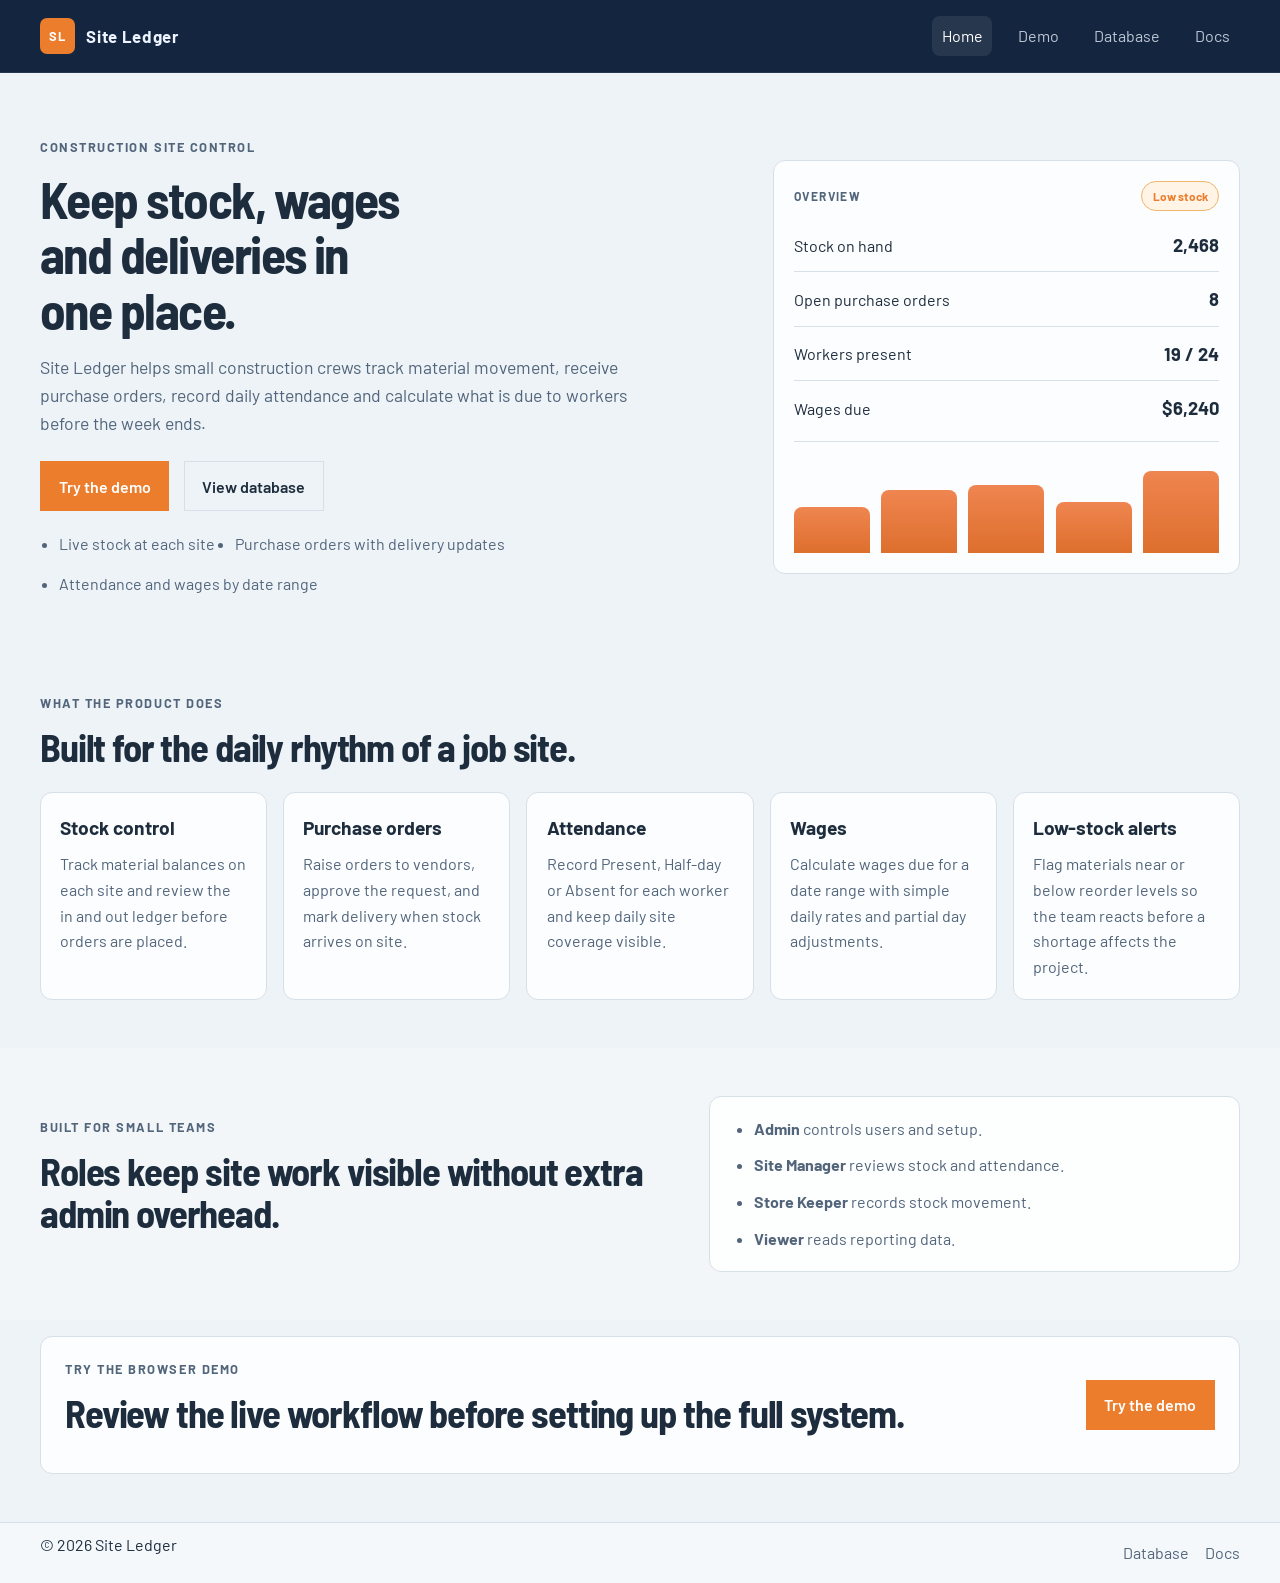
<file: index.html>
<!DOCTYPE html>
<html lang="en">
  <head>
    <meta charset="UTF-8" />
    <meta name="viewport" content="width=device-width, initial-scale=1.0" />
    <title>Site Ledger</title>
    <meta
      name="description"
      content="Site Ledger helps construction teams track materials, purchase orders, attendance and wages at each site."
    />
    <link rel="preconnect" href="https://fonts.googleapis.com" />
    <link rel="preconnect" href="https://fonts.gstatic.com" crossorigin />
    <link
      href="https://fonts.googleapis.com/css2?family=Barlow:wght@400;500;600;700;800&family=Barlow+Semi+Condensed:wght@500;600;700&display=swap"
      rel="stylesheet"
    />
    <link rel="stylesheet" href="css/styles.css" />
    <script src="js/app.js" defer></script>
  </head>
  <body class="page-home">
    <header class="site-header">
      <div class="container nav-wrap">
        <a class="brand" href="index.html" aria-label="Site Ledger home">
          <span class="brand-mark">SL</span>
          <span>Site Ledger</span>
        </a>
        <nav class="main-nav" aria-label="Primary navigation">
          <a href="index.html" class="active">Home</a>
          <a href="demo.html">Demo</a>
          <a href="database.html">Database</a>
          <a href="docs.html">Docs</a>
        </nav>
      </div>
    </header>

    <main>
      <section class="hero section">
        <div class="container hero-grid">
          <div>
            <p class="eyebrow">Construction site control</p>
            <h1>Keep stock, wages and deliveries in one place.</h1>
            <p class="lead">
              Site Ledger helps small construction crews track material movement,
              receive purchase orders, record daily attendance and calculate what is
              due to workers before the week ends.
            </p>
            <div class="cta-row">
              <a class="button button-primary" href="demo.html">Try the demo</a>
              <a class="button button-secondary" href="database.html">View database</a>
            </div>
            <ul class="hero-points" aria-label="Key product benefits">
              <li>Live stock at each site</li>
              <li>Purchase orders with delivery updates</li>
              <li>Attendance and wages by date range</li>
            </ul>
          </div>

          <div class="hero-panel panel" aria-label="Overview of product data">
            <div class="panel-head">
              <span class="tiny-label">Overview</span>
              <span class="status-badge status-warning">Low stock</span>
            </div>
            <div class="stacked-rows">
              <div class="metric-row">
                <span>Stock on hand</span>
                <strong>2,468</strong>
              </div>
              <div class="metric-row">
                <span>Open purchase orders</span>
                <strong>8</strong>
              </div>
              <div class="metric-row">
                <span>Workers present</span>
                <strong>19 / 24</strong>
              </div>
              <div class="metric-row">
                <span>Wages due</span>
                <strong>$6,240</strong>
              </div>
            </div>
            <div class="mini-bars" aria-hidden="true">
              <span style="height: 48%"></span>
              <span style="height: 66%"></span>
              <span style="height: 72%"></span>
              <span style="height: 54%"></span>
              <span style="height: 86%"></span>
            </div>
          </div>
        </div>
      </section>

      <section class="section">
        <div class="container">
          <div class="section-heading">
            <p class="eyebrow">What the product does</p>
            <h2>Built for the daily rhythm of a job site.</h2>
          </div>

          <div class="feature-grid">
            <article class="panel feature-card">
              <h3>Stock control</h3>
              <p>
                Track material balances on each site and review the in and out ledger
                before orders are placed.
              </p>
            </article>
            <article class="panel feature-card">
              <h3>Purchase orders</h3>
              <p>
                Raise orders to vendors, approve the request, and mark delivery when
                stock arrives on site.
              </p>
            </article>
            <article class="panel feature-card">
              <h3>Attendance</h3>
              <p>
                Record Present, Half-day or Absent for each worker and keep daily site
                coverage visible.
              </p>
            </article>
            <article class="panel feature-card">
              <h3>Wages</h3>
              <p>
                Calculate wages due for a date range with simple daily rates and partial
                day adjustments.
              </p>
            </article>
            <article class="panel feature-card">
              <h3>Low-stock alerts</h3>
              <p>
                Flag materials near or below reorder levels so the team reacts before a
                shortage affects the project.
              </p>
            </article>
          </div>
        </div>
      </section>

      <section class="section section-alt">
        <div class="container split-panel">
          <div>
            <p class="eyebrow">Built for small teams</p>
            <h2>Roles keep site work visible without extra admin overhead.</h2>
          </div>
          <div class="panel role-list">
            <ul>
              <li><strong>Admin</strong> controls users and setup.</li>
              <li><strong>Site Manager</strong> reviews stock and attendance.</li>
              <li><strong>Store Keeper</strong> records stock movement.</li>
              <li><strong>Viewer</strong> reads reporting data.</li>
            </ul>
          </div>
        </div>
      </section>

      <section class="section cta-section">
        <div class="container cta-box panel">
          <div>
            <p class="eyebrow">Try the browser demo</p>
            <h2>Review the live workflow before setting up the full system.</h2>
          </div>
          <a class="button button-primary" href="demo.html">Try the demo</a>
        </div>
      </section>
    </main>

    <footer class="site-footer">
      <div class="container footer-row">
        <p>© <span id="year"></span> Site Ledger</p>
        <div class="footer-links">
          <a href="database.html">Database</a>
          <a href="docs.html">Docs</a>
        </div>
      </div>
    </footer>
  </body>
</html>
</file>
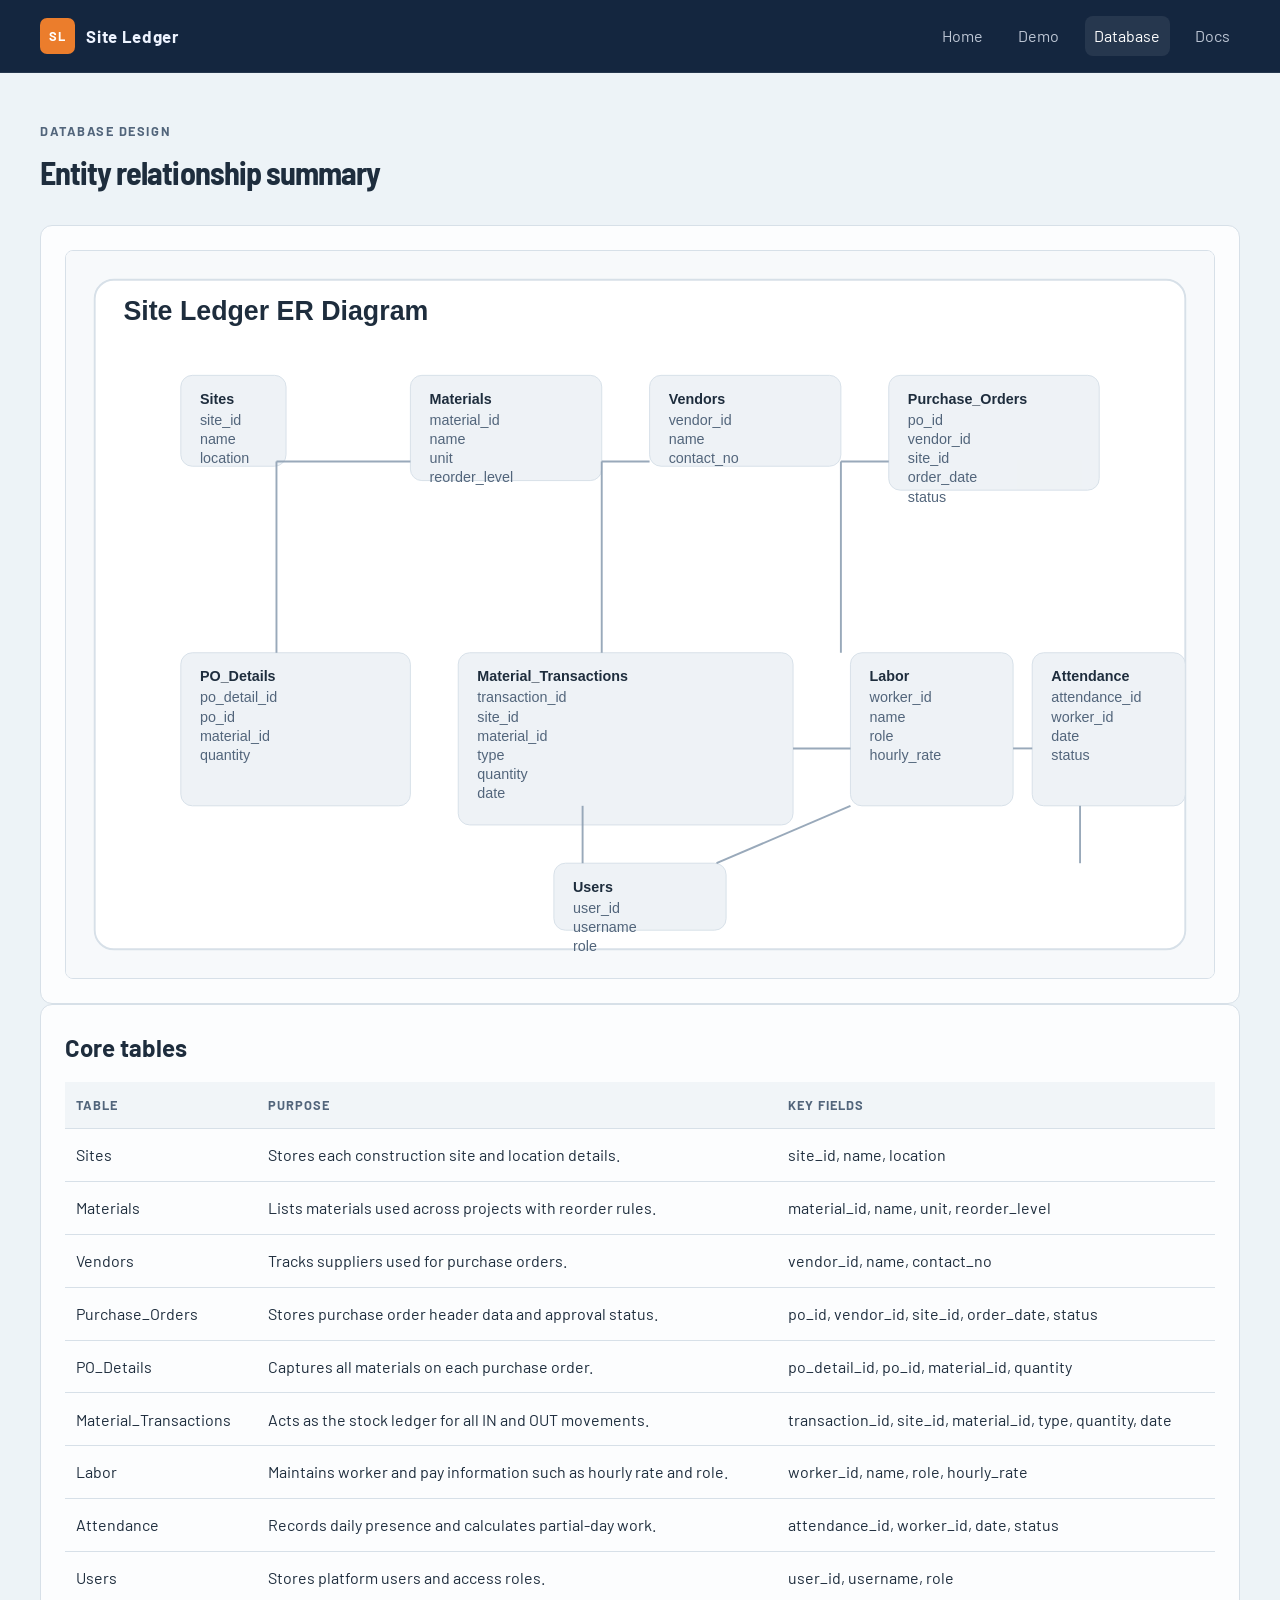
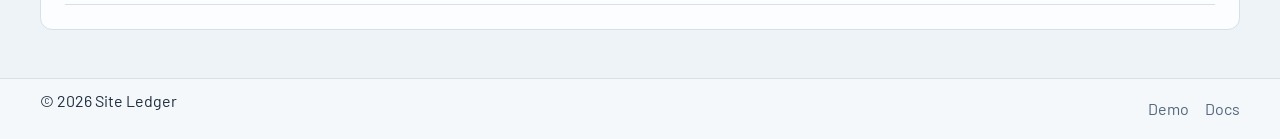
<file: database.html>
<!DOCTYPE html>
<html lang="en">
  <head>
    <meta charset="UTF-8" />
    <meta name="viewport" content="width=device-width, initial-scale=1.0" />
    <title>Site Ledger Database</title>
    <meta
      name="description"
      content="Database overview for Site Ledger including the ER diagram and table descriptions."
    />
    <link rel="preconnect" href="https://fonts.googleapis.com" />
    <link rel="preconnect" href="https://fonts.gstatic.com" crossorigin />
    <link
      href="https://fonts.googleapis.com/css2?family=Barlow:wght@400;500;600;700;800&family=Barlow+Semi+Condensed:wght@500;600;700&display=swap"
      rel="stylesheet"
    />
    <link rel="stylesheet" href="css/styles.css" />
    <script src="js/app.js" defer></script>
  </head>
  <body class="page-database">
    <header class="site-header">
      <div class="container nav-wrap">
        <a class="brand" href="index.html" aria-label="Site Ledger home">
          <span class="brand-mark">SL</span>
          <span>Site Ledger</span>
        </a>
        <nav class="main-nav" aria-label="Primary navigation">
          <a href="index.html">Home</a>
          <a href="demo.html">Demo</a>
          <a href="database.html" class="active">Database</a>
          <a href="docs.html">Docs</a>
        </nav>
      </div>
    </header>

    <main class="section page-content">
      <div class="container">
        <div class="page-head page-head-tight">
          <div>
            <p class="eyebrow">Database design</p>
            <h1>Entity relationship summary</h1>
          </div>
        </div>

        <section class="panel database-figure">
          <img
            src="docs/er-diagram.png"
            alt="ER diagram for Site Ledger database"
            onerror="this.onerror=null;this.src='docs/er-diagram.svg';"
          />
        </section>

        <section class="panel database-table-section">
          <h2>Core tables</h2>
          <div class="table-wrap">
            <table>
              <thead>
                <tr>
                  <th>Table</th>
                  <th>Purpose</th>
                  <th>Key fields</th>
                </tr>
              </thead>
              <tbody>
                <tr>
                  <td>Sites</td>
                  <td>Stores each construction site and location details.</td>
                  <td>site_id, name, location</td>
                </tr>
                <tr>
                  <td>Materials</td>
                  <td>Lists materials used across projects with reorder rules.</td>
                  <td>material_id, name, unit, reorder_level</td>
                </tr>
                <tr>
                  <td>Vendors</td>
                  <td>Tracks suppliers used for purchase orders.</td>
                  <td>vendor_id, name, contact_no</td>
                </tr>
                <tr>
                  <td>Purchase_Orders</td>
                  <td>Stores purchase order header data and approval status.</td>
                  <td>po_id, vendor_id, site_id, order_date, status</td>
                </tr>
                <tr>
                  <td>PO_Details</td>
                  <td>Captures all materials on each purchase order.</td>
                  <td>po_detail_id, po_id, material_id, quantity</td>
                </tr>
                <tr>
                  <td>Material_Transactions</td>
                  <td>Acts as the stock ledger for all IN and OUT movements.</td>
                  <td>transaction_id, site_id, material_id, type, quantity, date</td>
                </tr>
                <tr>
                  <td>Labor</td>
                  <td>Maintains worker and pay information such as hourly rate and role.</td>
                  <td>worker_id, name, role, hourly_rate</td>
                </tr>
                <tr>
                  <td>Attendance</td>
                  <td>Records daily presence and calculates partial-day work.</td>
                  <td>attendance_id, worker_id, date, status</td>
                </tr>
                <tr>
                  <td>Users</td>
                  <td>Stores platform users and access roles.</td>
                  <td>user_id, username, role</td>
                </tr>
              </tbody>
            </table>
          </div>
        </section>
      </div>
    </main>

    <footer class="site-footer">
      <div class="container footer-row">
        <p>© <span id="year"></span> Site Ledger</p>
        <div class="footer-links">
          <a href="demo.html">Demo</a>
          <a href="docs.html">Docs</a>
        </div>
      </div>
    </footer>
  </body>
</html>
</file>
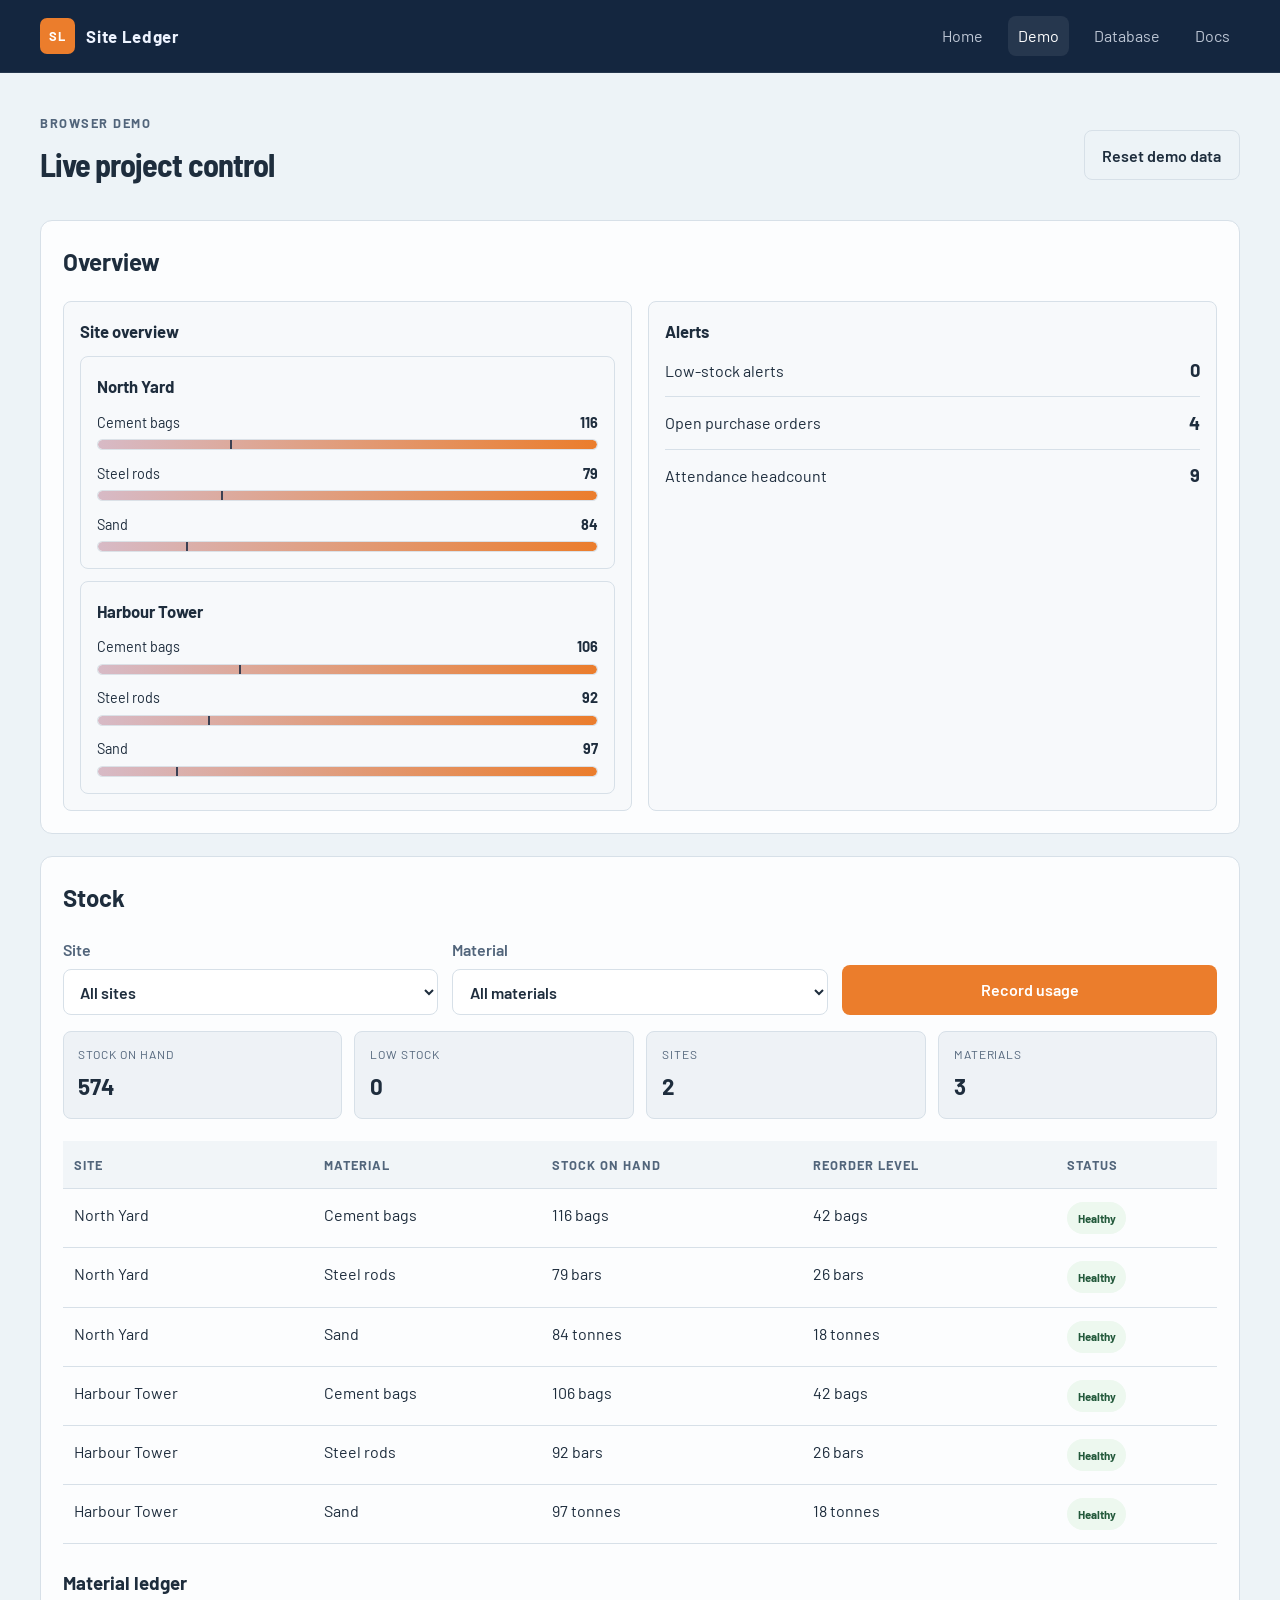
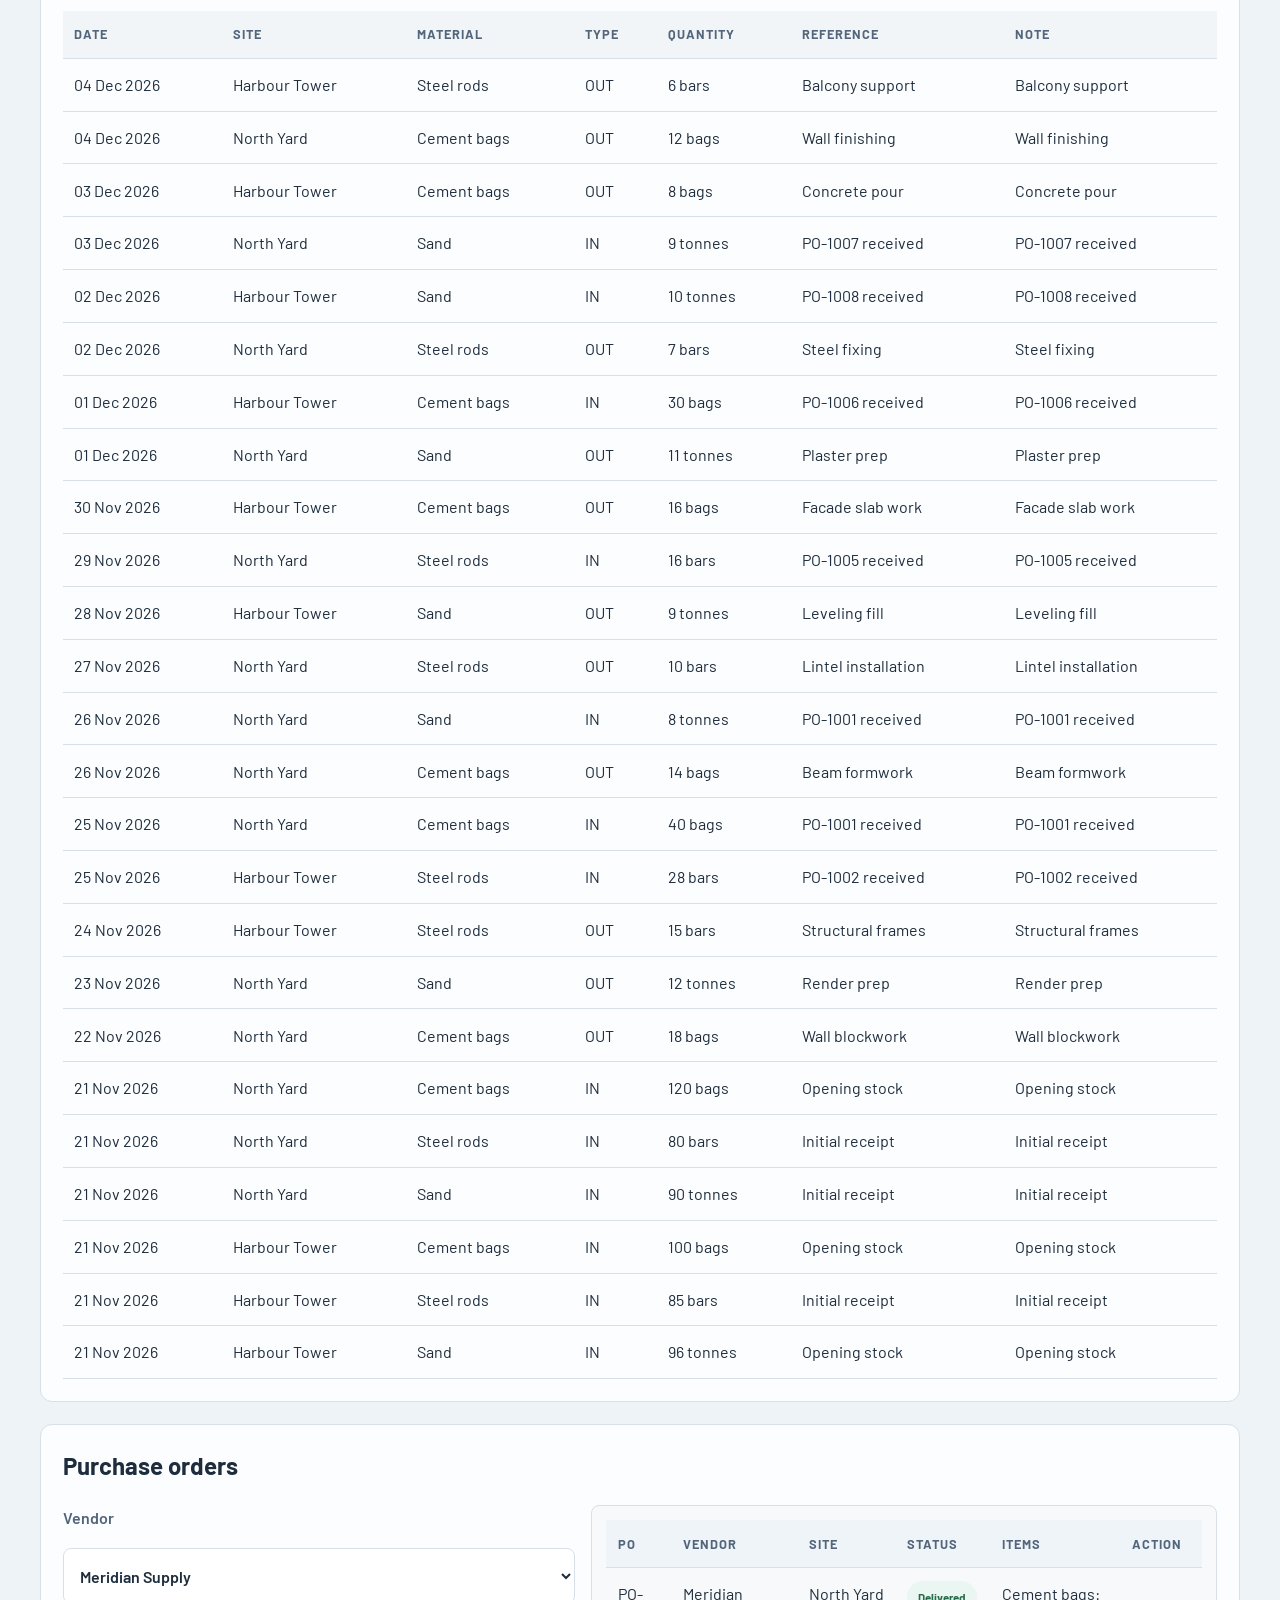
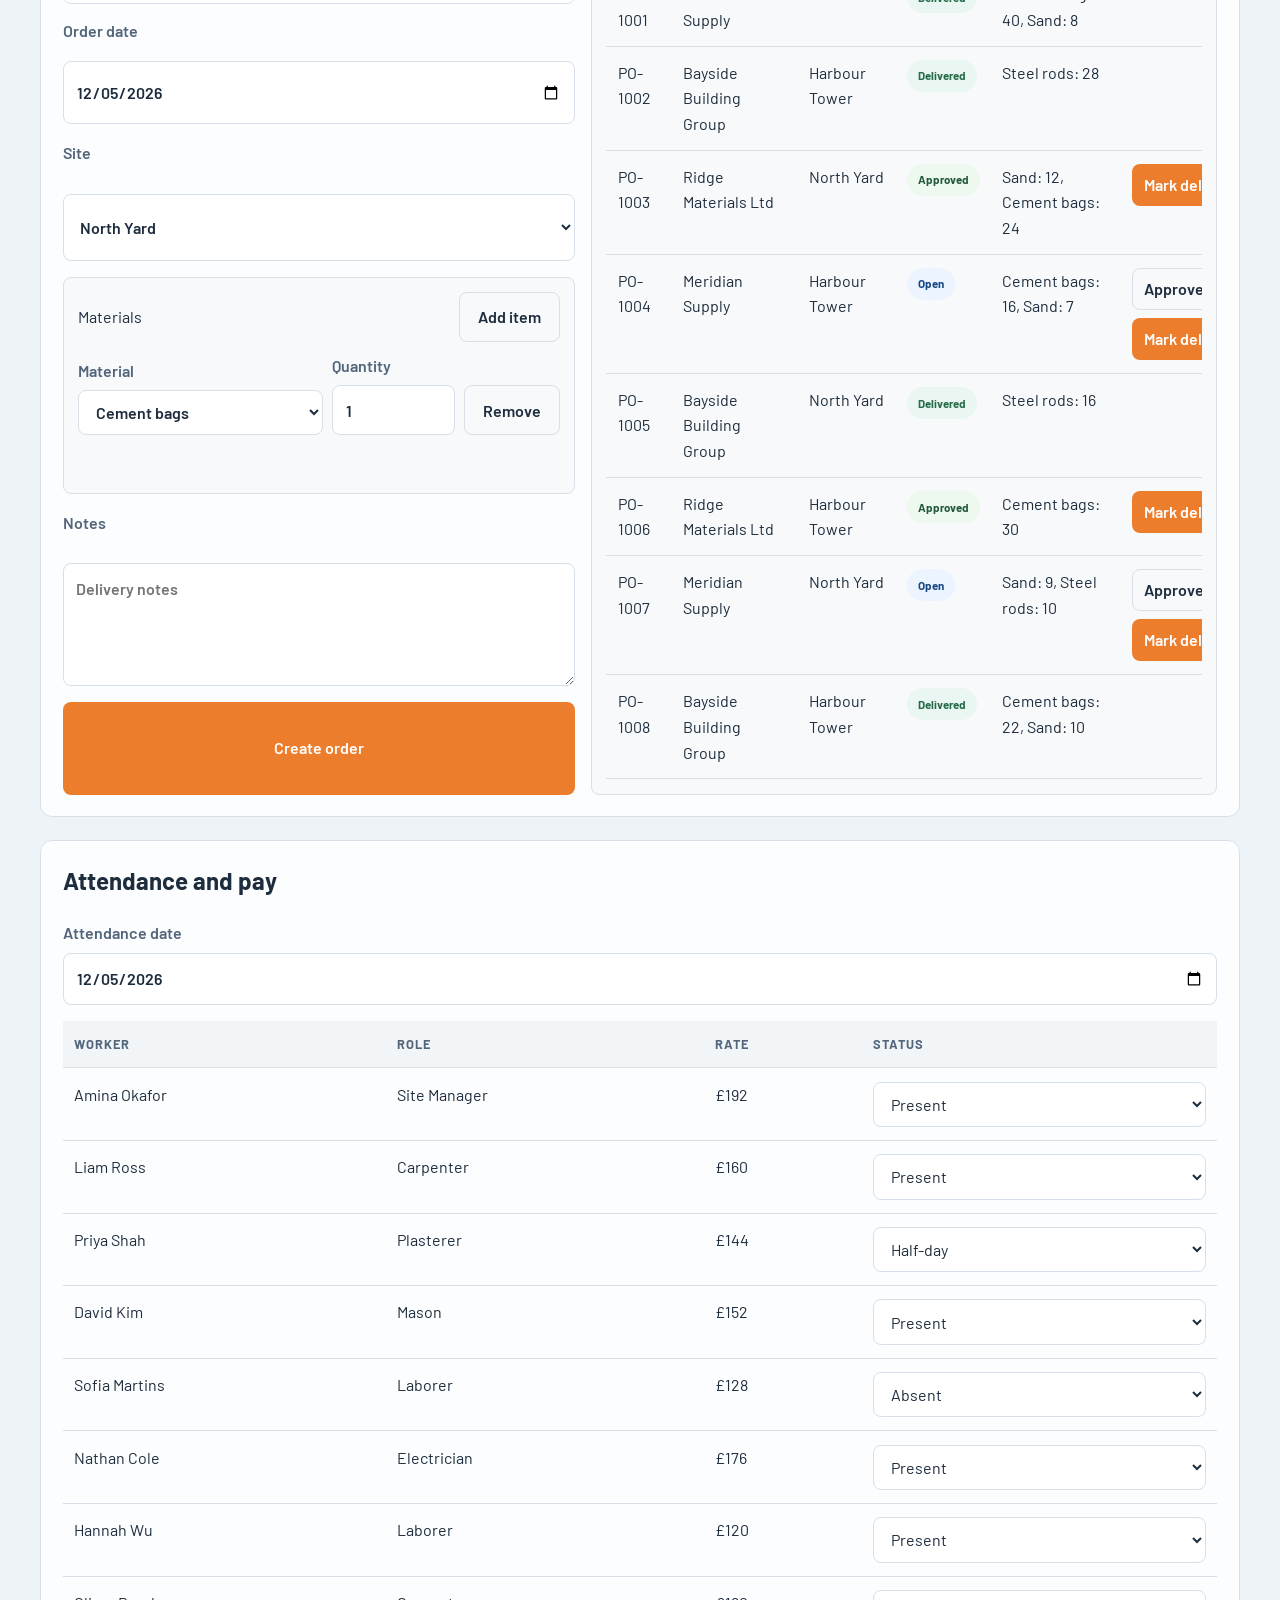
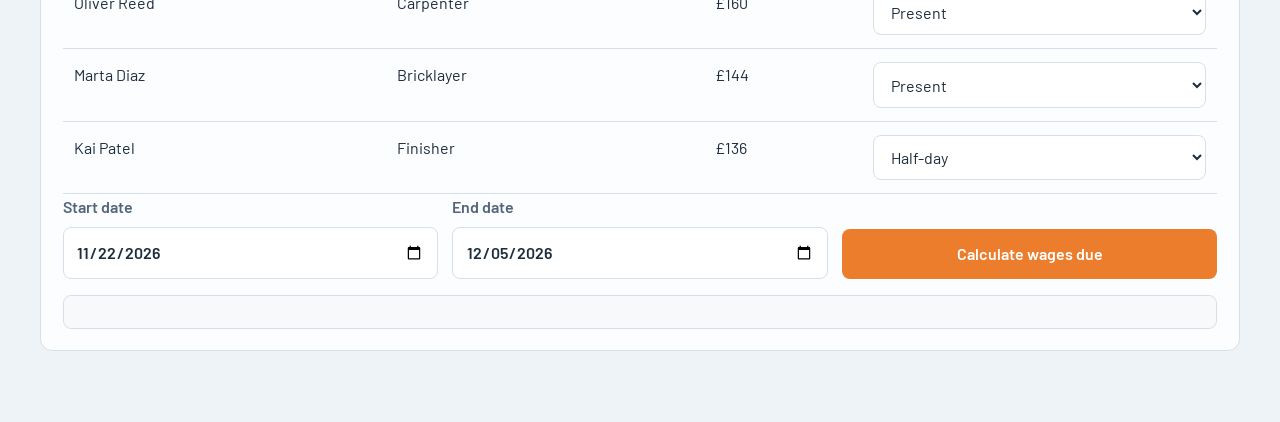
<file: demo.html>
<!DOCTYPE html>
<html lang="en">
  <head>
    <meta charset="UTF-8" />
    <meta name="viewport" content="width=device-width, initial-scale=1.0" />
    <title>Site Ledger Demo</title>
    <meta
      name="description"
      content="Interactive browser demo for Site Ledger with stock, purchase orders and attendance tracking."
    />
    <link rel="preconnect" href="https://fonts.googleapis.com" />
    <link rel="preconnect" href="https://fonts.gstatic.com" crossorigin />
    <link
      href="https://fonts.googleapis.com/css2?family=Barlow:wght@400;500;600;700;800&family=Barlow+Semi+Condensed:wght@500;600;700&display=swap"
      rel="stylesheet"
    />
    <link rel="stylesheet" href="css/styles.css" />
    <script src="js/data.js" defer></script>
    <script src="js/demo.js" defer></script>
    <script src="js/app.js" defer></script>
  </head>
  <body class="page-demo">
    <header class="site-header">
      <div class="container nav-wrap">
        <a class="brand" href="index.html" aria-label="Site Ledger home">
          <span class="brand-mark">SL</span>
          <span>Site Ledger</span>
        </a>
        <nav class="main-nav" aria-label="Primary navigation">
          <a href="index.html">Home</a>
          <a href="demo.html" class="active">Demo</a>
          <a href="database.html">Database</a>
          <a href="docs.html">Docs</a>
        </nav>
      </div>
    </header>

    <main class="section demo-shell">
      <div class="container">
        <div class="page-head">
          <div>
            <p class="eyebrow">Browser demo</p>
            <h1>Live project control</h1>
          </div>
          <button id="resetDemoButton" class="button button-secondary" type="button">
            Reset demo data
          </button>
        </div>

        <section class="panel demo-section" aria-labelledby="overview-heading">
          <div class="section-title-row">
            <h2 id="overview-heading">Overview</h2>
          </div>
          <div id="overviewCards" class="overview-grid"></div>
        </section>

        <section class="panel demo-section" aria-labelledby="stock-heading">
          <div class="section-title-row">
            <h2 id="stock-heading">Stock</h2>
          </div>
          <div class="toolbar">
            <label>
              Site
              <select id="stockSiteFilter"></select>
            </label>
            <label>
              Material
              <select id="stockMaterialFilter"></select>
            </label>
            <button id="recordUsageButton" class="button button-primary" type="button">
              Record usage
            </button>
          </div>
          <div id="stockSummary" class="summary-grid"></div>
          <div class="table-wrap">
            <table>
              <thead>
                <tr>
                  <th>Site</th>
                  <th>Material</th>
                  <th>Stock on hand</th>
                  <th>Reorder level</th>
                  <th>Status</th>
                </tr>
              </thead>
              <tbody id="stockTableBody"></tbody>
            </table>
          </div>
          <div class="ledger-box">
            <h3>Material ledger</h3>
            <div class="table-wrap">
              <table>
                <thead>
                  <tr>
                    <th>Date</th>
                    <th>Site</th>
                    <th>Material</th>
                    <th>Type</th>
                    <th>Quantity</th>
                    <th>Reference</th>
                    <th>Note</th>
                  </tr>
                </thead>
                <tbody id="ledgerTableBody"></tbody>
              </table>
            </div>
          </div>
        </section>

        <section class="panel demo-section" aria-labelledby="po-heading">
          <div class="section-title-row">
            <h2 id="po-heading">Purchase orders</h2>
          </div>

          <div class="po-layout">
            <form id="purchaseOrderForm" class="stack-form">
              <div class="field-row">
                <label>
                  Vendor
                  <select id="poVendor"></select>
                </label>
                <label>
                  Order date
                  <input id="poDate" type="date" />
                </label>
              </div>

              <div class="field-row">
                <label>
                  Site
                  <select id="poSite"></select>
                </label>
              </div>

              <div class="items-box">
                <div class="items-head">
                  <span>Materials</span>
                  <button id="addPoItemButton" class="button button-secondary" type="button">
                    Add item
                  </button>
                </div>
                <div id="poItemsContainer" class="po-items"></div>
              </div>

              <label>
                Notes
                <textarea id="poNotes" rows="3" placeholder="Delivery notes"></textarea>
              </label>

              <button class="button button-primary" type="submit">Create order</button>
            </form>

            <div class="po-list-wrap">
              <div class="table-wrap">
                <table>
                  <thead>
                    <tr>
                      <th>PO</th>
                      <th>Vendor</th>
                      <th>Site</th>
                      <th>Status</th>
                      <th>Items</th>
                      <th>Action</th>
                    </tr>
                  </thead>
                  <tbody id="purchaseOrdersTableBody"></tbody>
                </table>
              </div>
            </div>
          </div>
        </section>

        <section class="panel demo-section" aria-labelledby="attendance-heading">
          <div class="section-title-row">
            <h2 id="attendance-heading">Attendance and pay</h2>
          </div>

          <div class="attendance-header">
            <label>
              Attendance date
              <input id="attendanceDate" type="date" />
            </label>
          </div>

          <div class="table-wrap">
            <table>
              <thead>
                <tr>
                  <th>Worker</th>
                  <th>Role</th>
                  <th>Rate</th>
                  <th>Status</th>
                </tr>
              </thead>
              <tbody id="attendanceTableBody"></tbody>
            </table>
          </div>

          <div class="pay-range">
            <label>
              Start date
              <input id="payStartDate" type="date" />
            </label>
            <label>
              End date
              <input id="payEndDate" type="date" />
            </label>
            <button id="calculatePayButton" class="button button-primary" type="button">
              Calculate wages due
            </button>
          </div>

          <div id="paySummary" class="pay-summary"></div>
        </section>
      </div>
    </main>

    <div id="usageDialog" class="modal hidden" role="dialog" aria-modal="true" aria-labelledby="usageTitle">
      <div class="modal-card panel">
        <div class="modal-head">
          <h3 id="usageTitle">Record usage</h3>
          <button id="closeUsageDialog" class="close-button" type="button">Close</button>
        </div>

        <form id="usageForm" class="stack-form">
          <div class="field-row">
            <label>
              Site
              <select id="usageSite"></select>
            </label>
            <label>
              Material
              <select id="usageMaterial"></select>
            </label>
          </div>

          <div class="field-row">
            <label>
              Quantity
              <input id="usageQuantity" type="number" min="1" value="1" />
            </label>
          </div>

          <label>
            Note
            <textarea id="usageNote" rows="2" placeholder="Material used on site"></textarea>
          </label>

          <button class="button button-primary" type="submit">Save usage</button>
        </form>
      </div>
    </div>

    <div id="toast" class="toast" aria-live="polite"></div>
  </body>
</html>
</file>
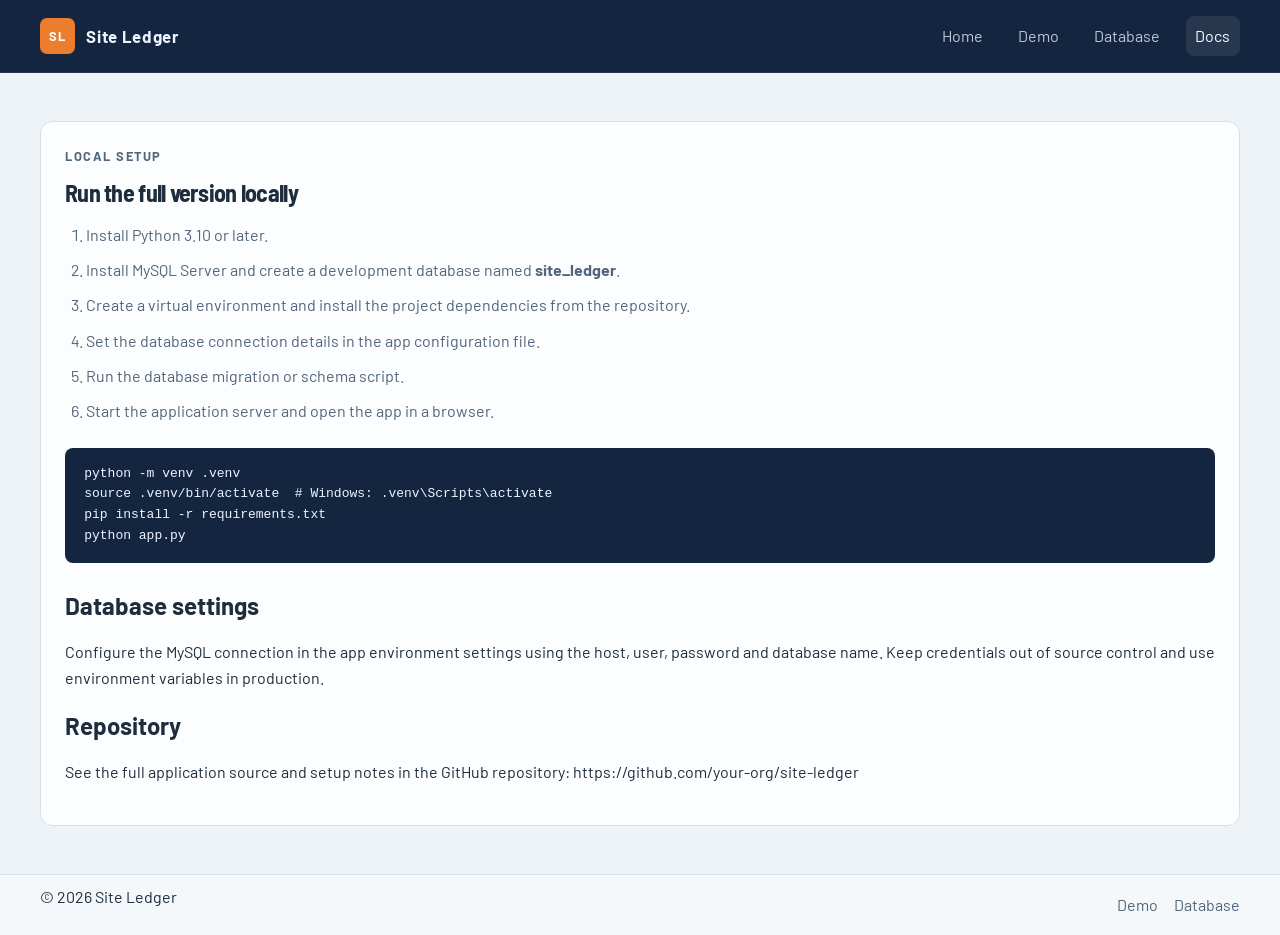
<file: docs.html>
<!DOCTYPE html>
<html lang="en">
  <head>
    <meta charset="UTF-8" />
    <meta name="viewport" content="width=device-width, initial-scale=1.0" />
    <title>Site Ledger Docs</title>
    <meta
      name="description"
      content="Documentation for running the full Site Ledger application locally with Python and MySQL."
    />
    <link rel="preconnect" href="https://fonts.googleapis.com" />
    <link rel="preconnect" href="https://fonts.gstatic.com" crossorigin />
    <link
      href="https://fonts.googleapis.com/css2?family=Barlow:wght@400;500;600;700;800&family=Barlow+Semi+Condensed:wght@500;600;700&display=swap"
      rel="stylesheet"
    />
    <link rel="stylesheet" href="css/styles.css" />
    <script src="js/app.js" defer></script>
  </head>
  <body class="page-docs">
    <header class="site-header">
      <div class="container nav-wrap">
        <a class="brand" href="index.html" aria-label="Site Ledger home">
          <span class="brand-mark">SL</span>
          <span>Site Ledger</span>
        </a>
        <nav class="main-nav" aria-label="Primary navigation">
          <a href="index.html">Home</a>
          <a href="demo.html">Demo</a>
          <a href="database.html">Database</a>
          <a href="docs.html" class="active">Docs</a>
        </nav>
      </div>
    </header>

    <main class="section page-content">
      <div class="container docs-grid">
        <article class="panel docs-panel">
          <p class="eyebrow">Local setup</p>
          <h1>Run the full version locally</h1>
          <ol class="steps">
            <li>Install Python 3.10 or later.</li>
            <li>Install MySQL Server and create a development database named <strong>site_ledger</strong>.</li>
            <li>Create a virtual environment and install the project dependencies from the repository.</li>
            <li>Set the database connection details in the app configuration file.</li>
            <li>Run the database migration or schema script.</li>
            <li>Start the application server and open the app in a browser.</li>
          </ol>

          <div class="code-block">
            <pre><code>python -m venv .venv
source .venv/bin/activate  # Windows: .venv\Scripts\activate
pip install -r requirements.txt
python app.py</code></pre>
          </div>

          <h2>Database settings</h2>
          <p>
            Configure the MySQL connection in the app environment settings using the
            host, user, password and database name. Keep credentials out of source
            control and use environment variables in production.
          </p>

          <h2>Repository</h2>
          <p>
            See the full application source and setup notes in the GitHub repository:
            <a href="https://github.com/your-org/site-ledger" target="_blank" rel="noreferrer">
              https://github.com/your-org/site-ledger
            </a>
          </p>
        </article>
      </div>
    </main>

    <footer class="site-footer">
      <div class="container footer-row">
        <p>© <span id="year"></span> Site Ledger</p>
        <div class="footer-links">
          <a href="demo.html">Demo</a>
          <a href="database.html">Database</a>
        </div>
      </div>
    </footer>
  </body>
</html>
</file>
<file: css/styles.css>
:root {
  --bg: #edf3f7;
  --surface: #f7f9fb;
  --panel: #ffffff;
  --panel-alt: #eef2f6;
  --ink: #1e2d3d;
  --ink-soft: #52657b;
  --rule: #d7e0e8;
  --navy: #14263f;
  --navy-2: #203a5e;
  --accent: #eb7d2c;
  --accent-soft: #fdf1e8;
  --success: #2d6a4f;
  --warning-bg: #fff4e6;
  --warning-border: #f1b56c;
  --danger: #c94b3c;
  --shadow: rgba(20, 38, 63, 0.08);
  --radius: 12px;
  --radius-sm: 8px;
  --container: 1200px;
}

* {
  box-sizing: border-box;
}

html {
  scroll-behavior: smooth;
}

body {
  margin: 0;
  font-family: "Barlow", sans-serif;
  background: var(--bg);
  color: var(--ink);
  line-height: 1.6;
}

a {
  color: inherit;
  text-decoration: none;
}

img {
  max-width: 100%;
  display: block;
}

button,
input,
select,
textarea {
  font: inherit;
}

button,
input,
select,
textarea,
summary {
  border-radius: 8px;
}

button {
  cursor: pointer;
}

p,
ul,
ol,
figure,
h1,
h2,
h3,
h4 {
  margin-top: 0;
}

:focus-visible {
  outline: 3px solid #ffb870;
  outline-offset: 2px;
}

.container {
  width: min(var(--container), calc(100% - 2rem));
  margin: 0 auto;
}

.section {
  padding: 3rem 0;
}

.section-alt {
  background: rgba(255, 255, 255, 0.24);
}

.site-header {
  background: var(--navy);
  color: #edf3ff;
  border-bottom: 1px solid rgba(255, 255, 255, 0.08);
  position: sticky;
  top: 0;
  z-index: 10;
}

.nav-wrap {
  display: flex;
  align-items: center;
  justify-content: space-between;
  min-height: 72px;
  gap: 1rem;
}

.brand {
  display: inline-flex;
  align-items: center;
  gap: 0.7rem;
  font-size: 1.05rem;
  font-weight: 700;
  letter-spacing: 0.04em;
  text-transform: none;
}

.brand-mark {
  display: inline-flex;
  align-items: center;
  justify-content: center;
  width: 2.2rem;
  height: 2.2rem;
  border-radius: 7px;
  background: var(--accent);
  color: #fff;
  font-size: 0.8rem;
  font-weight: 700;
}

.main-nav {
  display: flex;
  align-items: center;
  gap: 1rem;
  flex-wrap: wrap;
}

.main-nav a {
  padding: 0.45rem 0.6rem;
  border-radius: 8px;
  color: rgba(237, 243, 255, 0.78);
}

.main-nav a.active,
.main-nav a:hover {
  background: rgba(255, 255, 255, 0.08);
  color: #fff;
}

.hero {
  padding-top: 4rem;
}

.hero-grid {
  display: grid;
  grid-template-columns: 1.2fr 0.8fr;
  gap: 2rem;
  align-items: center;
}

.eyebrow {
  margin-bottom: 0.85rem;
  font-size: 0.8rem;
  letter-spacing: 0.12em;
  text-transform: uppercase;
  color: var(--ink-soft);
  font-weight: 700;
}

.hero h1,
.page-head h1,
.section-heading h2,
.split-panel h2,
.cta-box h2,
.docs-panel h1 {
  font-family: "Barlow Semi Condensed", sans-serif;
  font-weight: 700;
  line-height: 1.08;
  letter-spacing: -0.03em;
  margin-bottom: 1rem;
}

.hero h1 {
  font-size: clamp(2.6rem, 4vw, 4.4rem);
  max-width: 14ch;
}

.lead {
  color: var(--ink-soft);
  font-size: 1.1rem;
  max-width: 60ch;
}

.cta-row {
  display: flex;
  flex-wrap: wrap;
  gap: .9rem;
  margin: 1.5rem 0 1.25rem;
}

.button {
  display: inline-flex;
  align-items: center;
  justify-content: center;
  min-height: 2.8rem;
  padding: 0.7rem 1.1rem;
  border: 1px solid var(--rule);
  background: var(--panel);
  color: var(--ink);
  font-weight: 600;
  transition: transform 0.2s ease, border-color 0.2s ease;
}

.button:hover {
  transform: translateY(-1px);
}

.button-primary {
  background: var(--accent);
  color: #fff;
  border-color: transparent;
}

.button-secondary {
  background: transparent;
}

.hero-points {
  display: flex;
  flex-wrap: wrap;
  gap: 0.9rem 1.25rem;
  padding-left: 1.2rem;
  color: var(--ink-soft);
  margin: 0;
}

.panel {
  background: rgba(255, 255, 255, 0.86);
  border: 1px solid var(--rule);
  border-radius: var(--radius);
}

.hero-panel {
  padding: 1.25rem;
}

.panel-head,
.section-title-row,
.items-head,
.page-head {
  display: flex;
  align-items: center;
  justify-content: space-between;
  gap: 1rem;
}

.tiny-label {
  font-size: 0.75rem;
  letter-spacing: 0.12em;
  text-transform: uppercase;
  color: var(--ink-soft);
  font-weight: 700;
}

.status-badge {
  display: inline-flex;
  align-items: center;
  justify-content: center;
  border-radius: 999px;
  font-size: 0.74rem;
  font-weight: 700;
  padding: 0.3rem 0.65rem;
}

.status-warning {
  background: var(--warning-bg);
  color: var(--accent);
  border: 1px solid var(--warning-border);
}

.status-ok {
  background: #e9f7ef;
  color: var(--success);
}

.status-open {
  background: #edf3ff;
  color: var(--navy-2);
}

.stacked-rows {
  margin-top: 1.2rem;
  display: grid;
  gap: 0.8rem;
}

.metric-row {
  display: flex;
  justify-content: space-between;
  align-items: center;
  padding-bottom: 0.7rem;
  border-bottom: 1px solid var(--rule);
}

.metric-row:last-child {
  padding-bottom: 0;
  border-bottom: none;
}

.metric-row strong {
  font-size: 1.15rem;
}

.mini-bars {
  display: grid;
  grid-template-columns: repeat(5, minmax(0, 1fr));
  gap: 0.7rem;
  align-items: end;
  min-height: 7rem;
  margin-top: 1.1rem;
  padding-top: 1rem;
  border-top: 1px solid var(--rule);
}

.mini-bars span {
  display: flex;
  align-items: flex-end;
  justify-content: center;
  border-radius: 8px 8px 0 0;
  background: linear-gradient(180deg, #ef8550 0%, #dd6f2d 100%);
  min-height: 2rem;
}

.section-heading {
  margin-bottom: 1.5rem;
}

.section-heading h2,
.split-panel h2,
.cta-box h2 {
  font-size: clamp(2rem, 3vw, 2.8rem);
}

.feature-grid {
  display: grid;
  grid-template-columns: repeat(5, minmax(0, 1fr));
  gap: 1rem;
}

.feature-card {
  padding: 1.2rem;
}

.feature-card h3 {
  margin-bottom: 0.5rem;
  font-size: 1.2rem;
}

.feature-card p {
  color: var(--ink-soft);
  margin-bottom: 0;
}

.split-panel {
  display: grid;
  grid-template-columns: 1.1fr 0.9fr;
  gap: 1.2rem;
  align-items: center;
}

.role-list {
  padding: 1.2rem 1.4rem;
}

.role-list ul {
  padding-left: 1.4rem;
  margin: 0;
  color: var(--ink-soft);
}

.role-list li + li {
  margin-top: 0.7rem;
}

.cta-section {
  padding-top: 1rem;
}

.cta-box {
  display: flex;
  align-items: center;
  justify-content: space-between;
  gap: 1rem;
  padding: 1.4rem 1.5rem;
}

.site-footer {
  border-top: 1px solid var(--rule);
  background: rgba(255, 255, 255, 0.4);
}

.footer-row {
  min-height: 60px;
  display: flex;
  align-items: center;
  justify-content: space-between;
  gap: 1rem;
}

.footer-links {
  display: inline-flex;
  gap: 1rem;
  color: var(--ink-soft);
}

.page-content {
  padding-top: 3rem;
}

.page-head {
  margin-bottom: 1.4rem;
}

.page-head-tight {
  margin-bottom: 1.2rem;
}

.database-figure,
.database-table-section,
.docs-panel {
  padding: 1.5rem;
}

.database-figure img {
  width: 100%;
  border: 1px solid var(--rule);
  border-radius: var(--radius-sm);
  background: #fff;
}

.database-table-section h2,
.docs-panel h2 {
  margin-bottom: 0.9rem;
  font-size: 1.5rem;
}

.docs-grid {
  display: grid;
  grid-template-columns: minmax(0, 1fr);
}

.steps {
  padding-left: 1.3rem;
  color: var(--ink-soft);
}

.steps li + li {
  margin-top: 0.6rem;
}

.code-block {
  margin: 1.5rem 0;
  padding: 1rem 1.2rem;
  background: var(--navy);
  color: #edf3ff;
  border-radius: var(--radius-sm);
  overflow-x: auto;
}

.code-block pre {
  margin: 0;
  white-space: pre-wrap;
}

.demo-shell {
  padding-top: 2.5rem;
}

.demo-section {
  padding: 1.35rem;
  margin-bottom: 1.4rem;
}

.overview-grid {
  display: grid;
  grid-template-columns: repeat(auto-fit, minmax(250px, 1fr));
  gap: 1rem;
}

.overview-card {
  padding: 1rem;
  border-radius: var(--radius-sm);
  background: var(--surface);
  border: 1px solid var(--rule);
}

.overview-card h3 {
  margin-bottom: 0.7rem;
  font-size: 1.04rem;
}

.overview-card .mini-list {
  display: grid;
  gap: 0.7rem;
}

.bar-row {
  display: grid;
  gap: 0.35rem;
}

.bar-row-head {
  display: flex;
  justify-content: space-between;
  gap: 0.7rem;
  font-size: 0.9rem;
}

.bar-track {
  position: relative;
  width: 100%;
  height: 0.7rem;
  border-radius: 999px;
  background: #edf1f5;
  overflow: hidden;
  border: 1px solid rgba(20, 38, 63, 0.08);
}

.bar-fill {
  position: absolute;
  inset: 0 auto 0 0;
  border-radius: inherit;
  background: linear-gradient(90deg, #d7bac6 0%, #eb7d2c 100%);
}

.bar-reorder {
  position: absolute;
  top: 0;
  bottom: 0;
  width: 2px;
  background: var(--navy);
  opacity: 0.8;
}

.summary-grid {
  display: grid;
  grid-template-columns: repeat(auto-fit, minmax(180px, 1fr));
  gap: 0.8rem;
  margin: 1rem 0 1.4rem;
}

.summary-tile {
  padding: 0.8rem 0.9rem;
  background: var(--panel-alt);
  border: 1px solid var(--rule);
  border-radius: var(--radius-sm);
}

.summary-tile span {
  display: block;
  font-size: 0.75rem;
  letter-spacing: 0.08em;
  text-transform: uppercase;
  color: var(--ink-soft);
}

.summary-tile strong {
  display: block;
  margin-top: 0.35rem;
  font-size: 1.4rem;
}

.toolbar,
.field-row,
.pay-range,
.attendance-header {
  display: grid;
  gap: 0.9rem;
}

.toolbar {
  grid-template-columns: repeat(auto-fit, minmax(180px, 1fr));
  align-items: end;
}

.table-wrap {
  overflow-x: auto;
}

table {
  width: 100%;
  border-collapse: collapse;
  min-width: 680px;
}

th,
td {
  text-align: left;
  padding: 0.82rem 0.7rem;
  border-bottom: 1px solid var(--rule);
  vertical-align: top;
}

th {
  font-size: 0.8rem;
  letter-spacing: 0.08em;
  text-transform: uppercase;
  color: var(--ink-soft);
  background: rgba(237, 243, 247, 0.7);
}

tbody tr:hover {
  background: rgba(20, 38, 63, 0.02);
}

.ledger-box {
  margin-top: 1.5rem;
}

.ledger-box h3 {
  margin: 0 0 0.8rem;
}

label {
  display: grid;
  gap: 0.42rem;
  font-weight: 600;
  color: var(--ink-soft);
}

select,
input,
textarea {
  width: 100%;
  padding: 0.7rem 0.8rem;
  border: 1px solid var(--rule);
  background: #fff;
  color: var(--ink);
}

textarea {
  resize: vertical;
}

.stack-form {
  display: grid;
  gap: 1rem;
}

.po-layout {
  display: grid;
  grid-template-columns: minmax(300px, 0.9fr) minmax(0, 1.1fr);
  gap: 1rem;
}

.items-box,
.po-list-wrap {
  border: 1px solid var(--rule);
  border-radius: var(--radius-sm);
  background: var(--surface);
  padding: 0.9rem;
}

.po-item-row {
  display: grid;
  grid-template-columns: 1.4fr 0.7fr auto;
  gap: 0.6rem;
  align-items: end;
  margin-top: 0.7rem;
}

.po-item-row + .po-item-row {
  padding-top: 0.7rem;
  border-top: 1px solid var(--rule);
}

.inline-button {
  min-height: 2.7rem;
}

.badge-status {
  display: inline-flex;
  align-items: center;
  min-height: 2rem;
  padding: 0.26rem 0.6rem;
  border-radius: 999px;
  font-size: 0.72rem;
  font-weight: 700;
  border: 1px solid transparent;
}

.badge-open {
  background: #ecf4ff;
  color: #164983;
}

.badge-approved {
  background: #edf8ef;
  color: #23593b;
}

.badge-delivered {
  background: #eaf6f1;
  color: #276c4a;
}

.badge-warning {
  background: var(--warning-bg);
  color: var(--accent);
  border-color: var(--warning-border);
}

.action-buttons {
  display: flex;
  flex-wrap: wrap;
  gap: 0.5rem;
}

.action-buttons .button {
  min-height: 2.3rem;
  padding: 0.45rem 0.7rem;
}

.attendance-header,
.pay-range {
  grid-template-columns: repeat(auto-fit, minmax(180px, 1fr));
  align-items: end;
  margin-bottom: 1rem;
}

.pay-summary {
  margin-top: 1rem;
  padding: 1rem;
  background: var(--surface);
  border: 1px solid var(--rule);
  border-radius: var(--radius-sm);
}

.pay-summary-grid {
  display: grid;
  grid-template-columns: repeat(auto-fit, minmax(180px, 1fr));
  gap: 0.7rem;
  margin-top: 0.8rem;
}

.pay-summary-grid strong {
  display: block;
  font-size: 1.3rem;
}

.toast {
  position: fixed;
  right: 1rem;
  bottom: 1rem;
  background: var(--navy);
  color: #fff;
  padding: 0.8rem 1rem;
  border-radius: 8px;
  border: 1px solid rgba(255, 255, 255, 0.08);
  opacity: 0;
  visibility: hidden;
  pointer-events: none;
  transform: translateY(8px);
  transition: opacity 0.2s ease, transform 0.2s ease, visibility 0.2s ease;
  box-shadow: 0 8px 22px var(--shadow);
  z-index: 30;
}

.toast.visible {
  opacity: 1;
  visibility: visible;
  transform: translateY(0);
}

.modal {
  position: fixed;
  inset: 0;
  background: rgba(20, 38, 63, 0.35);
  display: flex;
  align-items: center;
  justify-content: center;
  padding: 1rem;
  z-index: 20;
}

.modal.hidden {
  display: none;
}

.modal-card {
  width: min(520px, 100%);
  padding: 1rem 1.1rem;
}

.modal-head {
  display: flex;
  align-items: center;
  justify-content: space-between;
  gap: 1rem;
  margin-bottom: 1rem;
}

.modal-head h3 {
  margin: 0;
}

.close-button {
  border: 1px solid var(--rule);
  background: transparent;
  min-height: 2.25rem;
  padding: 0.4rem 0.7rem;
}

@media (max-width: 860px) {
  .hero-grid,
  .split-panel,
  .po-layout,
  .feature-grid {
    grid-template-columns: 1fr;
  }

  .feature-grid {
    grid-template-columns: repeat(auto-fit, minmax(220px, 1fr));
  }

  .cta-box,
  .footer-row,
  .nav-wrap,
  .page-head {
    flex-direction: column;
    align-items: flex-start;
  }
}

@media (max-width: 560px) {
  .section {
    padding: 2.15rem 0;
  }

  .hero h1 {
    max-width: none;
  }

  .button,
  .close-button {
    width: 100%;
  }

  .cta-row {
    flex-direction: column;
  }

  .main-nav {
    width: 100%;
    justify-content: flex-start;
  }
}

@media (prefers-reduced-motion: reduce) {
  *, *::before, *::after {
    animation-duration: 0.01ms !important;
    animation-iteration-count: 1 !important;
    transition-duration: 0.01ms !important;
    scroll-behavior: auto !important;
  }
}
</file>
